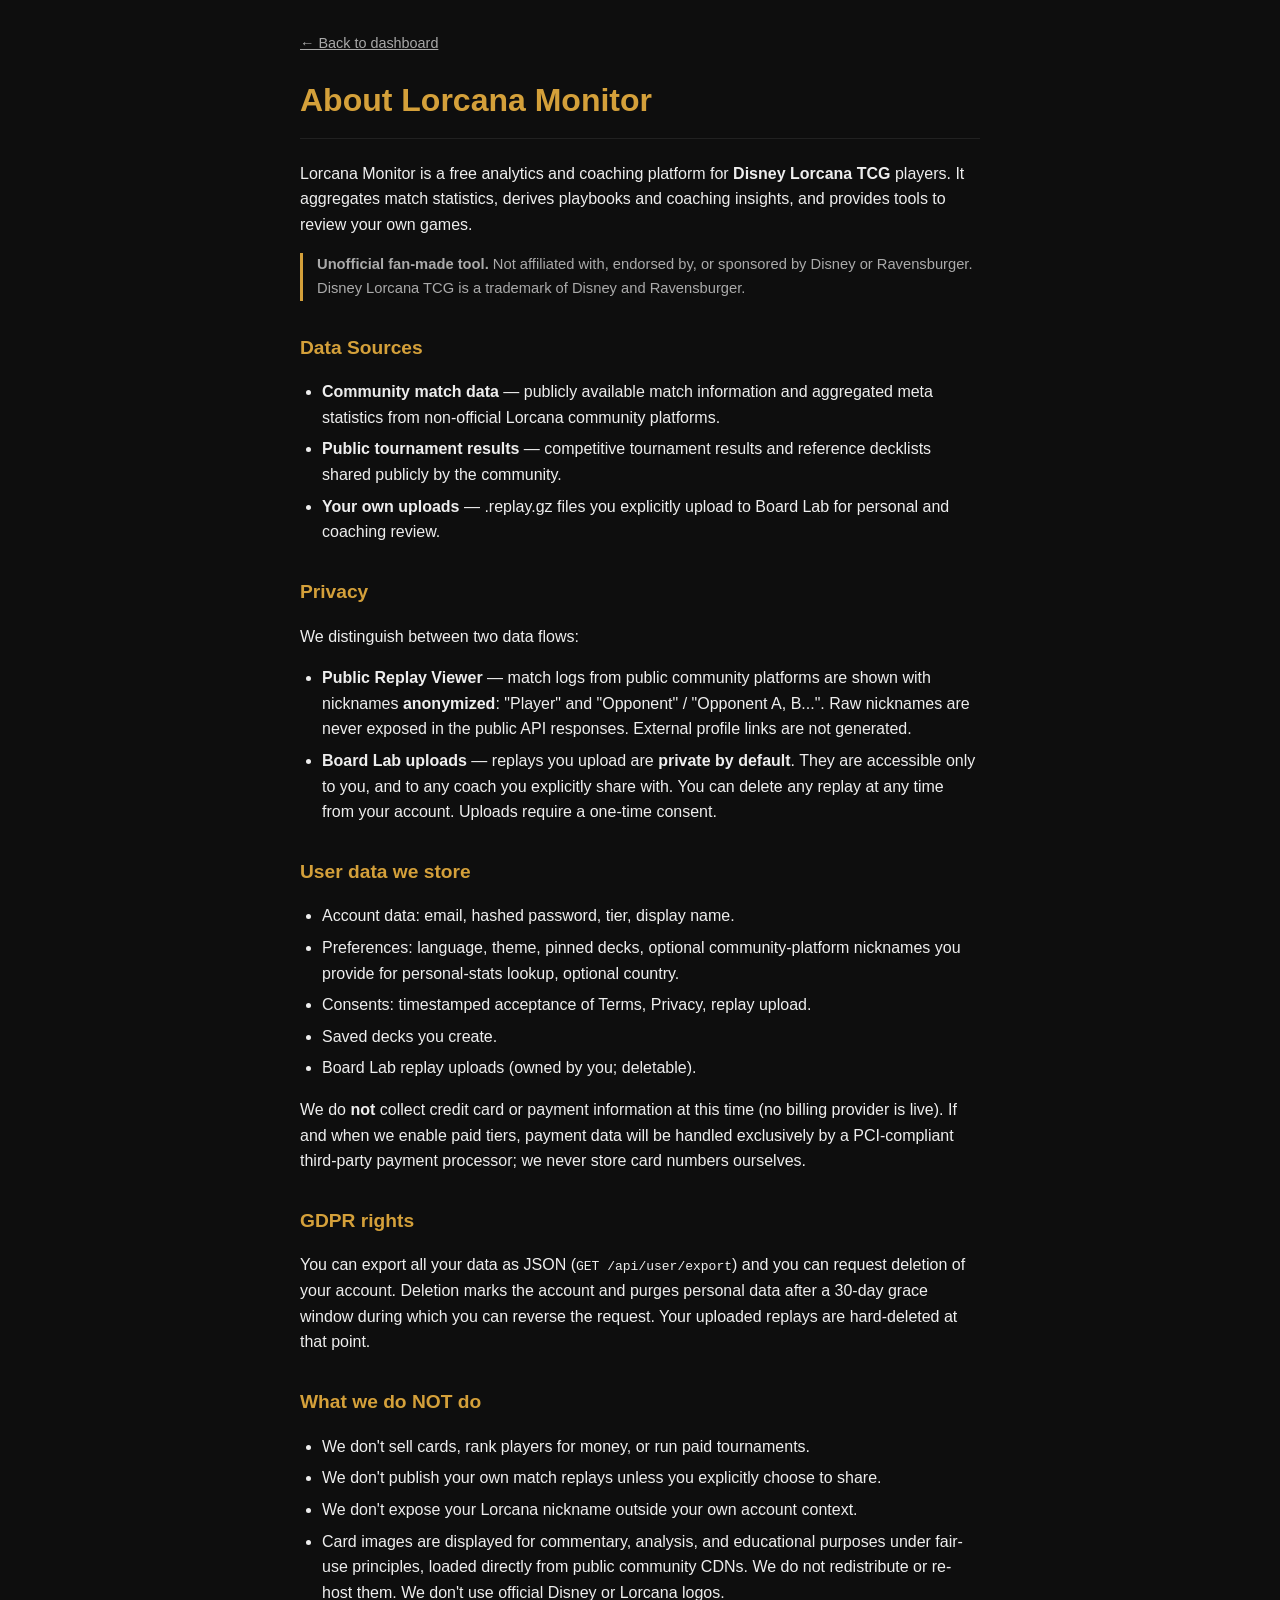
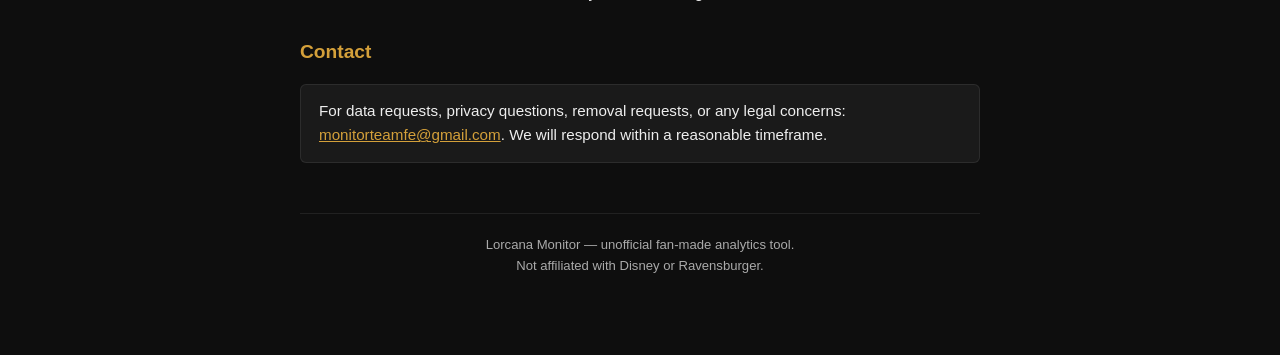
<file: frontend/about.html>
<!DOCTYPE html>
<html lang="en">
<head>
<meta charset="UTF-8">
<meta name="viewport" content="width=device-width, initial-scale=1.0">
<title>About — Lorcana Monitor</title>
<meta name="description" content="Lorcana Monitor is an unofficial fan-made analytics tool for Disney Lorcana TCG. Privacy policy and data sources.">
<link rel="icon" href="/icon-192.svg">
<style>
  :root {
    --bg0: #0e0e0e;
    --bg1: #1a1a1a;
    --text: #eee;
    --text2: #aaa;
    --gold: #D4A03A;
    --border: rgba(255,255,255,0.08);
  }
  * { box-sizing: border-box; }
  body {
    margin: 0;
    padding: 0;
    background: var(--bg0);
    color: var(--text);
    font-family: -apple-system, BlinkMacSystemFont, "Segoe UI", Roboto, sans-serif;
    line-height: 1.6;
  }
  .wrap {
    max-width: 720px;
    margin: 0 auto;
    padding: 32px 20px 80px;
  }
  h1 {
    color: var(--gold);
    border-bottom: 1px solid var(--border);
    padding-bottom: 12px;
    margin-top: 0;
  }
  h2 {
    color: var(--gold);
    margin-top: 32px;
    font-size: 1.2em;
  }
  a { color: var(--gold); }
  a:hover { opacity: 0.85; }
  .hdr {
    display: flex;
    align-items: center;
    gap: 10px;
    margin-bottom: 20px;
    color: var(--text2);
    font-size: 0.9em;
  }
  .hdr a { color: var(--text2); }
  ul { padding-left: 22px; }
  li { margin-bottom: 6px; }
  .box {
    background: var(--bg1);
    border: 1px solid var(--border);
    border-radius: 6px;
    padding: 14px 18px;
    margin: 16px 0;
    font-size: 0.95em;
  }
  .disclaimer {
    border-left: 3px solid var(--gold);
    padding-left: 14px;
    color: var(--text2);
    font-size: 0.92em;
    margin: 16px 0;
  }
  footer {
    text-align: center;
    margin-top: 50px;
    padding-top: 20px;
    border-top: 1px solid var(--border);
    color: var(--text2);
    font-size: 0.82em;
  }
</style>
</head>
<body>
<div class="wrap">
  <div class="hdr">
    <a href="/">&larr; Back to dashboard</a>
  </div>

  <h1>About Lorcana Monitor</h1>

  <p>
    Lorcana Monitor is a free analytics and coaching platform for
    <strong>Disney Lorcana TCG</strong> players. It aggregates match statistics,
    derives playbooks and coaching insights, and provides tools to review your
    own games.
  </p>

  <div class="disclaimer">
    <strong>Unofficial fan-made tool.</strong> Not affiliated with, endorsed by,
    or sponsored by Disney or Ravensburger. Disney Lorcana TCG is a trademark of
    Disney and Ravensburger.
  </div>

  <h2>Data Sources</h2>
  <ul>
    <li><strong>Community match data</strong> — publicly available match information and aggregated meta statistics from non-official Lorcana community platforms.</li>
    <li><strong>Public tournament results</strong> — competitive tournament results and reference decklists shared publicly by the community.</li>
    <li><strong>Your own uploads</strong> — .replay.gz files you explicitly upload to Board Lab for personal and coaching review.</li>
  </ul>

  <h2>Privacy</h2>
  <p>We distinguish between two data flows:</p>
  <ul>
    <li><strong>Public Replay Viewer</strong> — match logs from public community
      platforms are shown with nicknames <strong>anonymized</strong>: "Player" and
      "Opponent" / "Opponent A, B...". Raw nicknames are never exposed in the
      public API responses. External profile links are not generated.</li>
    <li><strong>Board Lab uploads</strong> — replays you upload are
      <strong>private by default</strong>. They are accessible only to you, and
      to any coach you explicitly share with. You can delete any replay at any
      time from your account. Uploads require a one-time consent.</li>
  </ul>

  <h2>User data we store</h2>
  <ul>
    <li>Account data: email, hashed password, tier, display name.</li>
    <li>Preferences: language, theme, pinned decks, optional community-platform nicknames you provide for personal-stats lookup, optional country.</li>
    <li>Consents: timestamped acceptance of Terms, Privacy, replay upload.</li>
    <li>Saved decks you create.</li>
    <li>Board Lab replay uploads (owned by you; deletable).</li>
  </ul>
  <p>
    We do <strong>not</strong> collect credit card or payment information
    at this time (no billing provider is live). If and when we enable paid
    tiers, payment data will be handled exclusively by a PCI-compliant
    third-party payment processor; we never store card numbers ourselves.
  </p>

  <h2>GDPR rights</h2>
  <p>
    You can export all your data as JSON (<code>GET /api/user/export</code>)
    and you can request deletion of your account. Deletion marks the account
    and purges personal data after a 30-day grace window during which you can
    reverse the request. Your uploaded replays are hard-deleted at that point.
  </p>

  <h2>What we do NOT do</h2>
  <ul>
    <li>We don't sell cards, rank players for money, or run paid tournaments.</li>
    <li>We don't publish your own match replays unless you explicitly choose to share.</li>
    <li>We don't expose your Lorcana nickname outside your own account context.</li>
    <li>Card images are displayed for commentary, analysis, and educational purposes under fair-use principles, loaded directly from public community CDNs. We do not redistribute or re-host them. We don't use official Disney or Lorcana logos.</li>
  </ul>

  <h2>Contact</h2>
  <div class="box">
    For data requests, privacy questions, removal requests, or any legal
    concerns: <a href="mailto:monitorteamfe@gmail.com">monitorteamfe@gmail.com</a>.
    We will respond within a reasonable timeframe.
  </div>

  <footer>
    Lorcana Monitor — unofficial fan-made analytics tool.<br>
    Not affiliated with Disney or Ravensburger.
  </footer>
</div>
</body>
</html>
</file>
